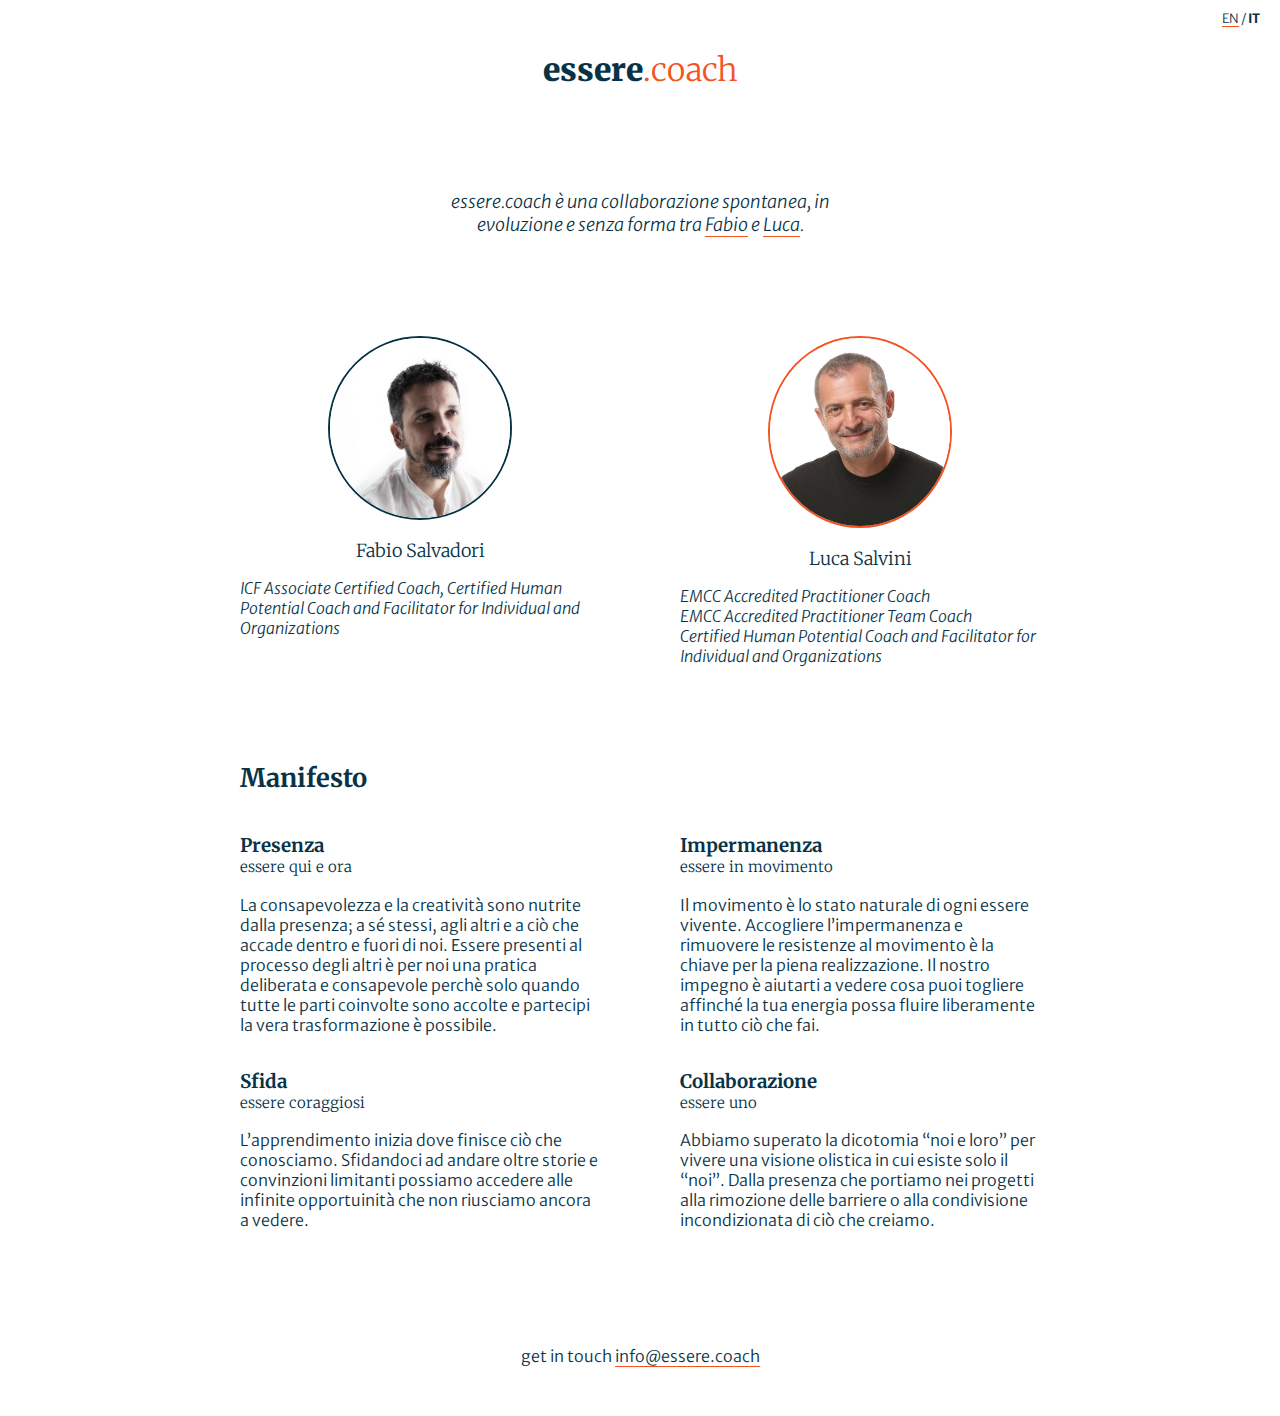
<file: index.html>
<!DOCTYPE html>
<html lang="en">
<head>
    <meta charset="UTF-8">
    <meta name="viewport" content="width=device-width, initial-scale=1.0">
    <title>essere.coach</title>
    <link rel="apple-touch-icon" sizes="180x180" href="/apple-touch-icon.png?v=8jl8pnqw2g">
    <link rel="icon" type="image/png" sizes="32x32" href="/favicon-32x32.png?v=8jl8pnqw2g">
    <link rel="icon" type="image/png" sizes="16x16" href="/favicon-16x16.png?v=8jl8pnqw2g">
    <link rel="manifest" href="/site.webmanifest?v=8jl8pnqw2g">
    <link rel="mask-icon" href="/safari-pinned-tab.svg?v=8jl8pnqw2g" color="#083347">
    <link rel="shortcut icon" href="/favicon.ico?v=8jl8pnqw2g">
    <meta name="msapplication-TileColor" content="#083347">
    <meta name="theme-color" content="#ffffff">
    <!-- Global site tag (gtag.js) - Google Analytics -->
    <script async src="https://www.googletagmanager.com/gtag/js?id=UA-177829756-2"></script>
    <script>
    window.dataLayer = window.dataLayer || [];
    function gtag(){dataLayer.push(arguments);}
    gtag('js', new Date());

    gtag('config', 'UA-177829756-2');
    </script>

    <link href="https://fonts.googleapis.com/css2?family=Merriweather+Sans:ital,wght@0,300;1,300;1,500;1,800&family=Merriweather:ital,wght@0,300;0,900;1,300;1,900&display=swap" rel="stylesheet"> 
    <link rel="stylesheet" href="style.css">
</head>
<body>
    <h1 class="logo"><strong>essere</strong>.coach</h1>
    <div class="language-switch"><a href="en/index.html">EN</a> / <em>IT</em></div>
    <div class="claim">
        <div class="it">essere.coach è una collaborazione spontanea, in evoluzione e senza forma tra <a href="http://fabiosalvadori.com/">Fabio</a> e <a href="https://www.linkedin.com/in/lucasalvini/">Luca</a>.</div>
    </div>
    <div class="whoweare">
        <div class="coach">
            <img class="coach__photo" src="images/fabio.jpg" alt="">
            <h2 class="coach__name">Fabio Salvadori</h2>
            <p class="coach__description">ICF Associate Certified Coach, Certified Human Potential Coach and Facilitator for Individual and Organizations</p>
        </div>
        <div class="coach">
            <img class="coach__photo" src="images/luca.jpg" alt="">
            <h2 class="coach__name">Luca Salvini</h2>
            <p class="coach__description">EMCC Accredited Practitioner Coach<br>
                EMCC Accredited Practitioner Team Coach<br>
                Certified Human Potential Coach and Facilitator for Individual and Organizations
        </div>
    </div>
    
    <div class="manifesto">
        <h2>Manifesto</h2>    
        <div class="standard">
            <h3>Presenza <span>essere qui e ora</span></h3>
            <p>La consapevolezza e la creatività sono nutrite dalla presenza; a sé stessi, agli altri e a ciò che accade dentro e fuori di noi. Essere presenti al processo degli altri è per noi una pratica deliberata e consapevole perchè solo quando tutte le parti coinvolte sono accolte e partecipi la vera trasformazione è possibile.</p>
        </div>
        <div class="standard">
            <h3>Impermanenza <span>essere in movimento</span></h3>
            <p>Il movimento è lo stato naturale di ogni essere vivente. Accogliere l’impermanenza e rimuovere le resistenze al movimento è la chiave per la piena realizzazione. Il nostro impegno è aiutarti a vedere cosa puoi togliere affinché la tua energia possa fluire liberamente in tutto ciò che fai.</p>
        </div>
        <div class="standard">
            <h3>Sfida <span>essere coraggiosi</span></h3>
            <p>L’apprendimento inizia dove finisce ciò che conosciamo. Sfidandoci ad andare oltre storie e convinzioni limitanti possiamo accedere alle infinite opportuinità che non riusciamo ancora a vedere. </p>
        </div>
        <div class="standard">
            <h3>Collaborazione <span>essere uno</span></h3>
            <p>Abbiamo superato la dicotomia “noi e loro” per vivere una visione olistica in cui esiste solo il “noi”. Dalla presenza che portiamo nei progetti alla rimozione delle barriere o alla condivisione incondizionata di ciò che creiamo.</p>
        </div>

    
    </div>

    <div class="getintouch">get in touch <a href="mailto:info@essere.coach">info@essere.coach</a></div>
</body>
</html>
</file>
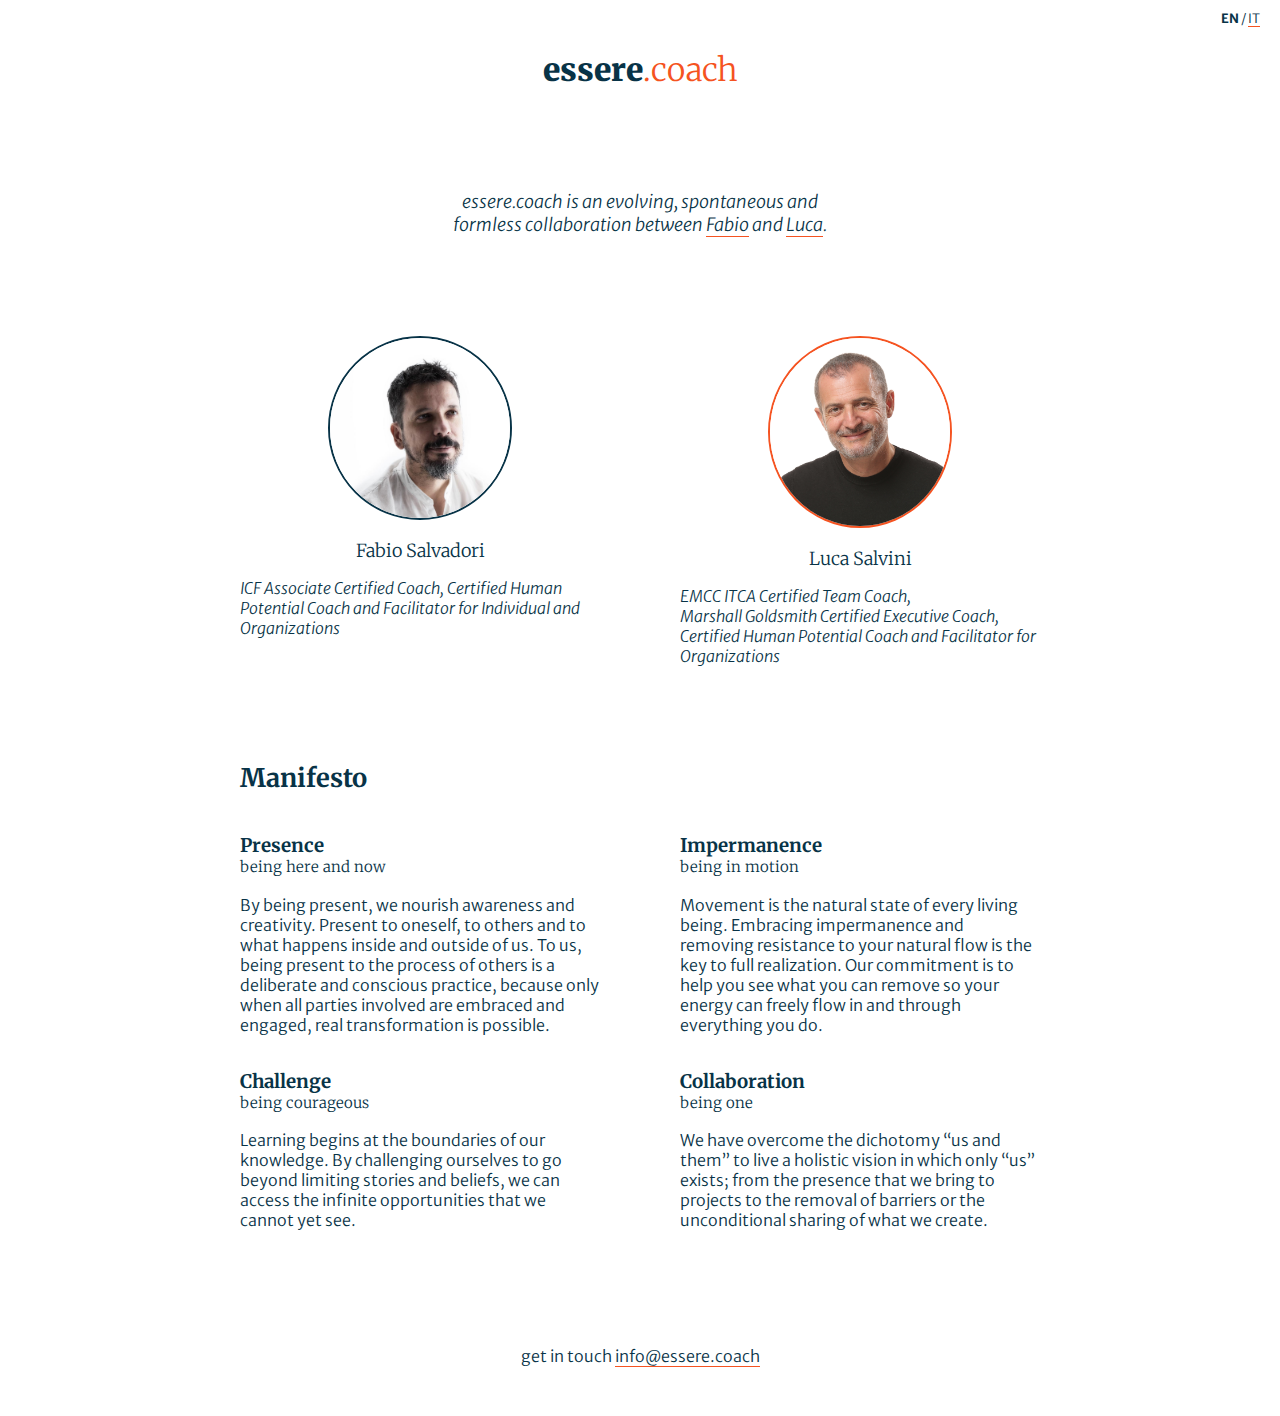
<file: en/index.html>
<!DOCTYPE html>
<html lang="en">
<head>
    <meta charset="UTF-8">
    <meta name="viewport" content="width=device-width, initial-scale=1.0">
    <title>essere.coach</title>
    <link rel="apple-touch-icon" sizes="180x180" href="/apple-touch-icon.png?v=8jl8pnqw2g">
    <link rel="icon" type="image/png" sizes="32x32" href="/favicon-32x32.png?v=8jl8pnqw2g">
    <link rel="icon" type="image/png" sizes="16x16" href="/favicon-16x16.png?v=8jl8pnqw2g">
    <link rel="manifest" href="/site.webmanifest?v=8jl8pnqw2g">
    <link rel="mask-icon" href="/safari-pinned-tab.svg?v=8jl8pnqw2g" color="#083347">
    <link rel="shortcut icon" href="/favicon.ico?v=8jl8pnqw2g">
    <meta name="msapplication-TileColor" content="#083347">
    <meta name="theme-color" content="#ffffff">
    <!-- Global site tag (gtag.js) - Google Analytics -->
    <script async src="https://www.googletagmanager.com/gtag/js?id=UA-177829756-2"></script>
    <script>
    window.dataLayer = window.dataLayer || [];
    function gtag(){dataLayer.push(arguments);}
    gtag('js', new Date());

    gtag('config', 'UA-177829756-2');
    </script>

    <link href="https://fonts.googleapis.com/css2?family=Merriweather+Sans:ital,wght@0,300;1,300;1,500;1,800&family=Merriweather:ital,wght@0,300;0,900;1,300;1,900&display=swap" rel="stylesheet"> 
    <link rel="stylesheet" href="../style.css">
</head>
<body>
    <h1 class="logo"><strong>essere</strong>.coach</h1>
    <div class="language-switch"><em>EN</em> / <a href="../index.html">IT</a></div>
    <div class="claim">
        <!--<div class="it">essere.coach è una collaborazione spontanea,<br> in evoluzione e senza forma<br> tra <a href="http://fabiosalvadori.com/">Fabio</a> e <a href="https://www.linkedin.com/in/lucasalvini/">Luca</a>.</div>-->
        <div class="en">essere.coach is an evolving, spontaneous and formless collaboration between <a href="http://fabiosalvadori.com/">Fabio</a> and <a href="https://www.linkedin.com/in/lucasalvini/">Luca</a>.</div>
    </div>
    <div class="whoweare">
        <div class="coach">
            <img class="coach__photo" src="../images/fabio.jpg" alt="">
            <h2 class="coach__name">Fabio Salvadori</h2>
            <p class="coach__description">ICF Associate Certified Coach, Certified Human Potential Coach and Facilitator for Individual and Organizations</p>
        </div>
        <div class="coach">
            <img class="coach__photo" src="../images/luca.jpg" alt="">
            <h2 class="coach__name">Luca Salvini</h2>
            <p class="coach__description">EMCC ITCA Certified Team Coach,<br> Marshall Goldsmith Certified Executive Coach,<br> Certified Human Potential Coach and Facilitator for Organizations</p>
        </div>
    </div>
    
    <div class="manifesto">
        <h2>Manifesto</h2>    
        <div class="standard">
            <h3>Presence <span>being here and now</span></h3>
            <p>By being present, we nourish awareness and creativity. Present to oneself, to others and to what happens inside and outside of us. To us, being present to the process of others is a deliberate and conscious practice, because only when all parties involved are embraced and engaged, real transformation is possible.</p>
        </div>
        <div class="standard">
            <h3>Impermanence <span>being in motion</span></h3>
            <p>Movement is the natural state of every living being. Embracing impermanence and removing resistance to your natural flow is the key to full realization. Our commitment is to help you see what you can remove so your energy can freely flow in and through everything you do.</p>
        </div>
        <div class="standard">
            <h3>Challenge <span>being courageous</span></h3>
            <p>Learning begins at the boundaries of our knowledge. By challenging ourselves to go beyond limiting stories and beliefs, we can access the infinite opportunities that we cannot yet see.</p>
        </div>
        <div class="standard">
            <h3>Collaboration <span>being one</span></h3>
            <p>We have overcome the dichotomy “us and them” to live a holistic vision in which only “us” exists; from the presence that we bring to projects to the removal of barriers or the unconditional sharing of what we create.</p>
        </div>

    
    </div>

    <div class="getintouch">get in touch <a href="mailto:info@essere.coach">info@essere.coach</a></div>
</body>
</html>
</file>
<file: style.css>
body, a {background: #ffffff; color: #083347; font-family: 'Merriweather Sans', sans-serif; font-weight: 300}
        h1 {text-align: center; font-weight: 300; font-family: 'Merriweather', serif; margin: 50px auto 50px; position: relative; font-size: 32px; color: #F55321;}
        //h1:after {content:''; display: block; width:42px; bottom: -30px; height: 4px; background: #F55321; left: 50%; margin-left: -21px; position: absolute}
        .claim {width: 90%; max-width: 400px; font-style: italic;  text-align: center; margin: 100px auto; font-size: 18px; }
        .claim .logo {font-family: 'Merriweather', serif; font-style: normal;}
        .logo strong {font-weight: 900; color: #083347}
        .language-switch {position: absolute; top: 10px; right: 20px; font-size: 80%}
        .language-switch em {font-style: normal;font-weight: bold; }
        
        strong {font-weight: 900}
        a {text-decoration: none; border-bottom: 1px solid #F55321}
        a:hover {color: #F55321; border-bottom-color: #F55321}
        .whoweare {width: 80%; margin: 0 auto; display:flex; flex-direction: column}
        .coach {text-align: center;}
        .coach__photo {border: 2px solid}
        .coach + .coach .coach__photo {border-color: #F55321}
        
        .coach__name {font-family: 'Merriweather', serif; font-weight: 300; font-size: 18px; text-align: center}
        .coach__description {font-size: 16px; text-align: left; font-style: italic}
        .coach__photo {width: 50%; border-radius: 50%;}
        .getintouch {text-align: center; margin: 100px auto 50px;}
        
        .manifesto {width: 80%; margin: 0 auto; display:flex; flex-direction: column; flex-wrap:wrap}
        .manifesto h2 {width: 100%; flex-basis: 100%;  margin-top: 80px; position: relative; font-size: 160%; font-family: 'Merriweather', serif;}
        .manifesto .standard {flex-basis: 45%; }
        .manifesto h3 {font-weight: bold;font-family: 'Merriweather', serif;}
        .manifesto h3 span {display: block; font-weight: 100;  font-size: 80%; }
        
        @media screen and (min-width: 40em) { 
            .claim {font-style: italic; width: 400px; text-align: center; margin: 100px auto; font-size: 18px}
            .whoweare {max-width: 800px; width: 80%; margin: 0 auto; display: flex; flex-direction: row}
            .manifesto {max-width: 800px;width: 80%;margin: 0 auto; display: flex; flex-direction: row}
            .coach {width: 45%;}
            .coach + .coach, .manifesto div:nth-of-type(even) {margin-left: 10%}
            .coach__description {font-size: 16px;}
        }
</file>
